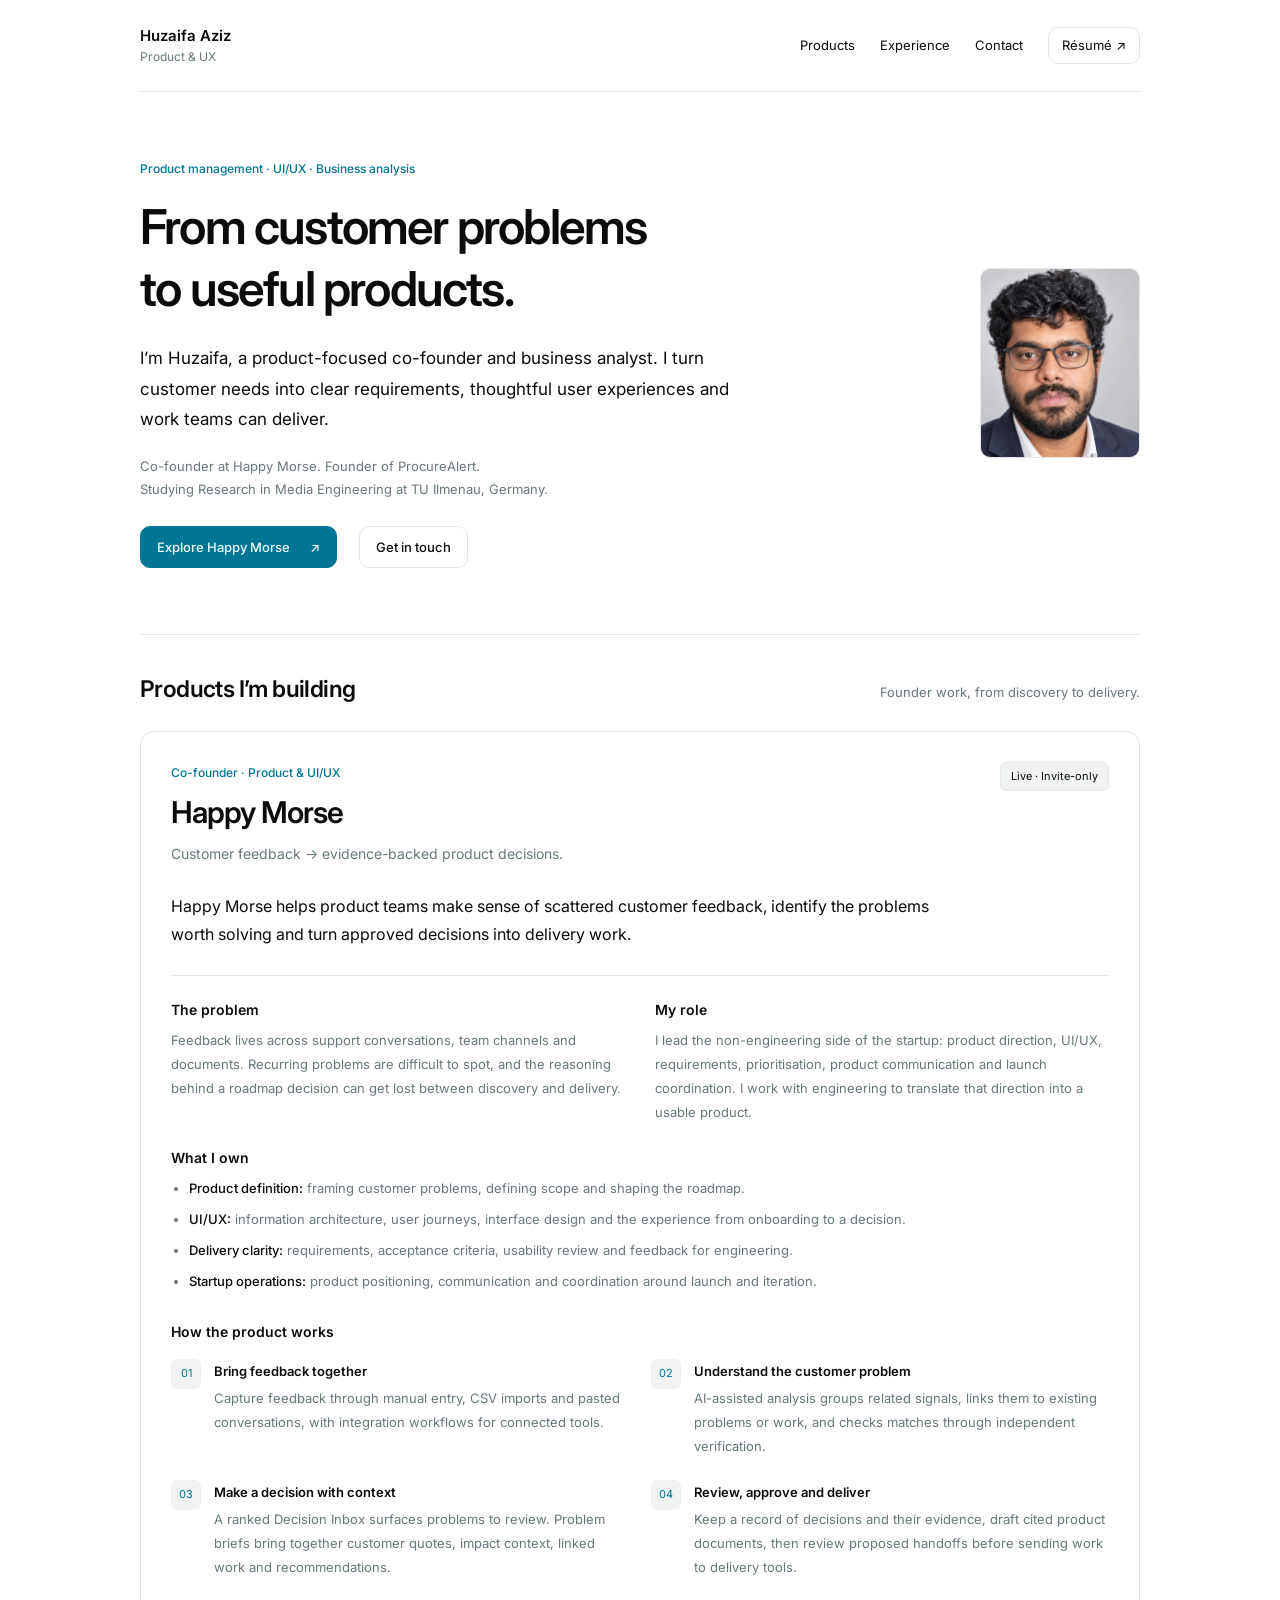
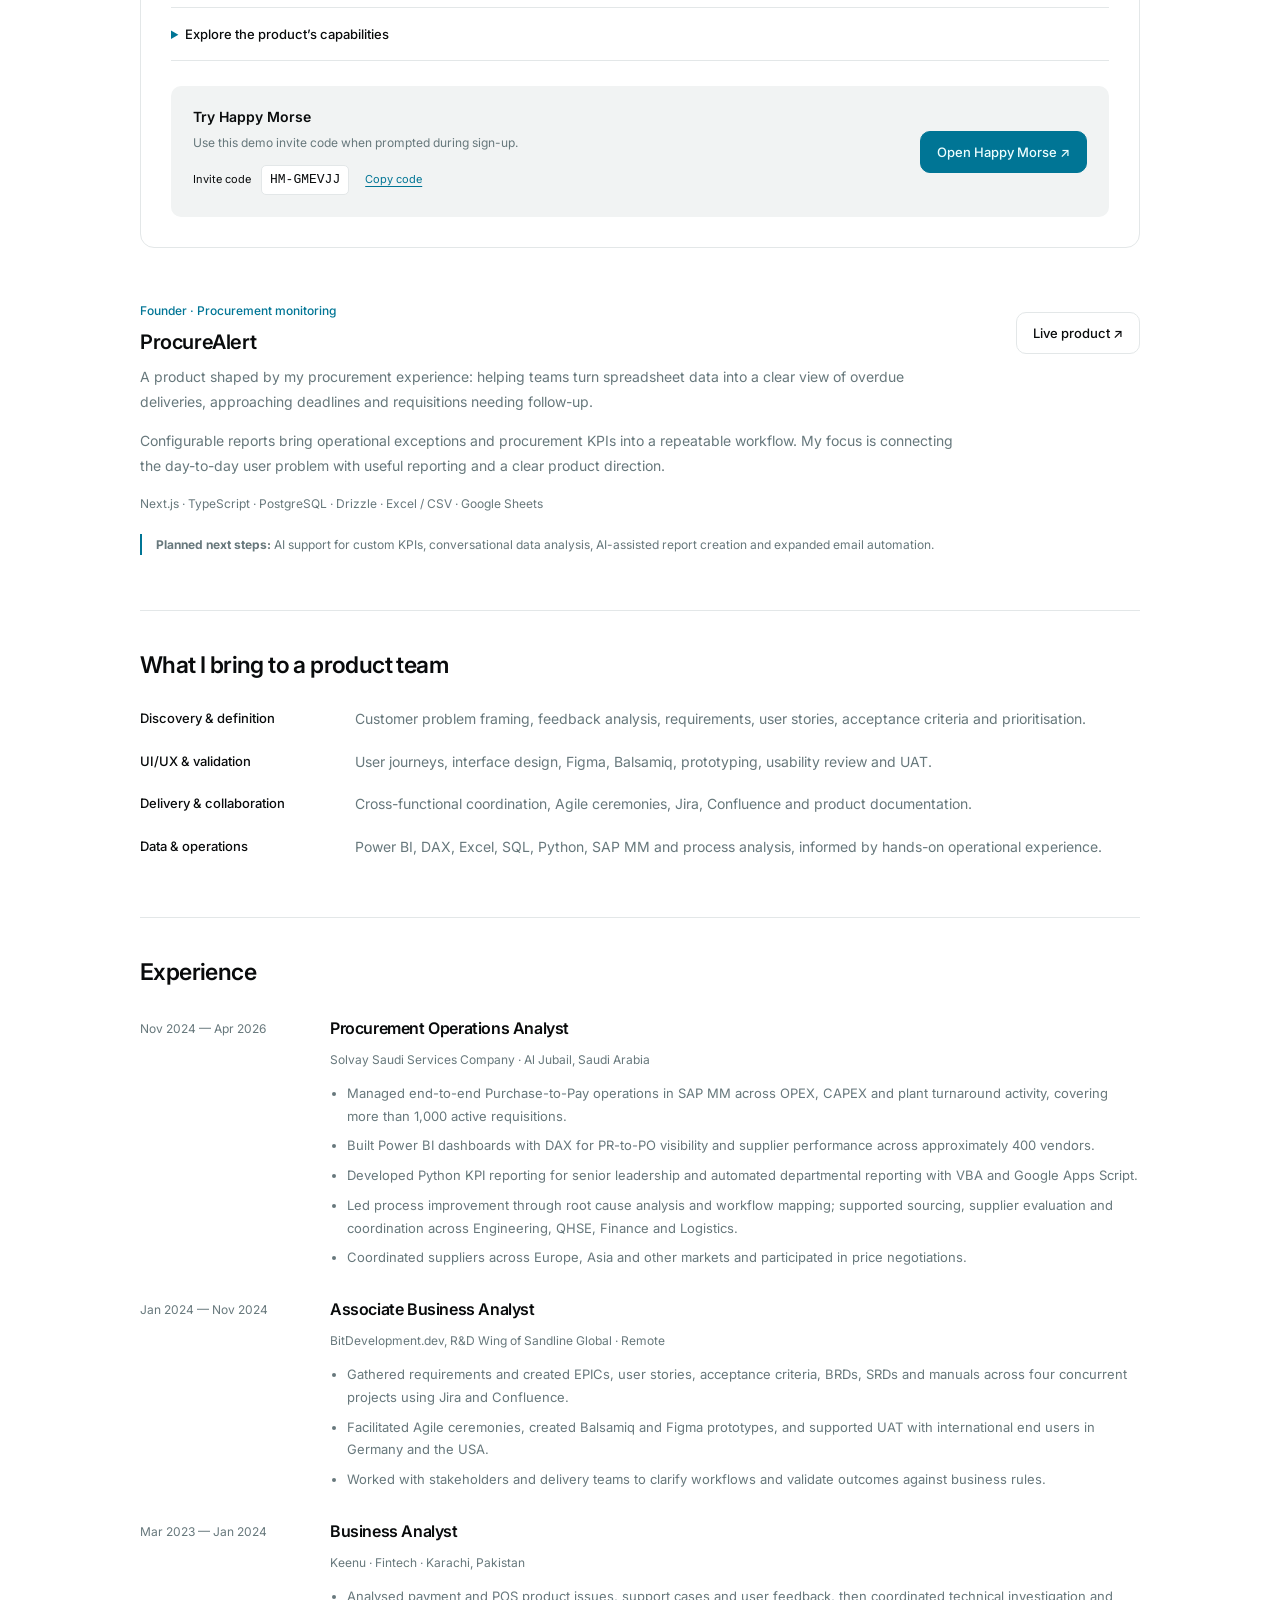
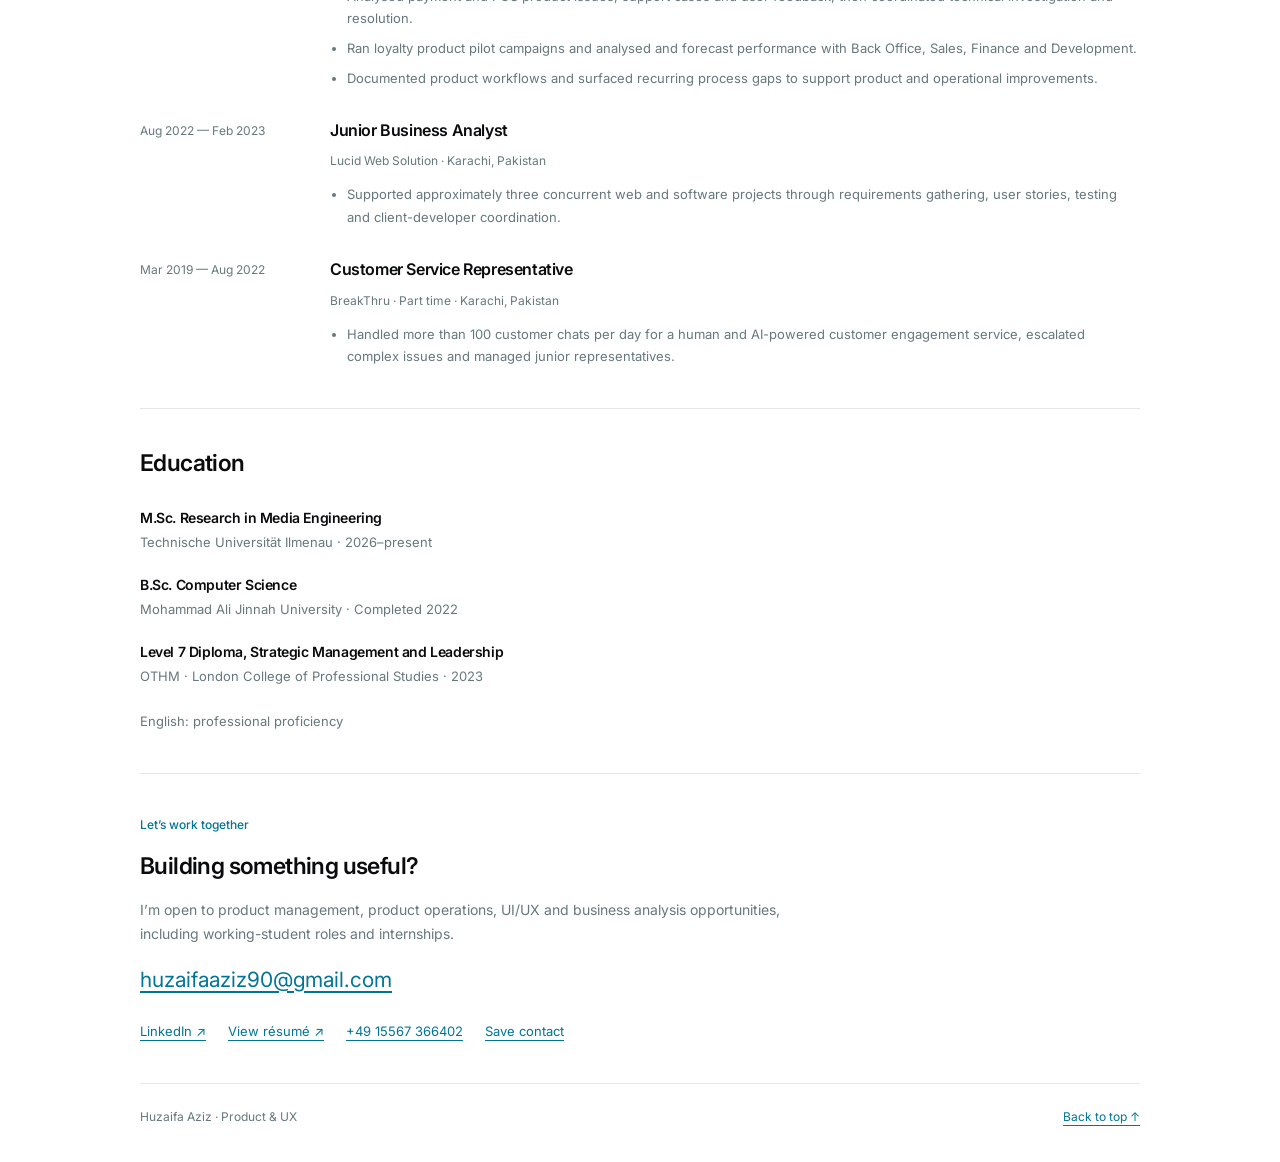
<file: index.html>
<!doctype html>
<html lang="en"><head><meta charset="utf-8"><meta name="viewport" content="width=device-width,initial-scale=1"><meta name="theme-color" content="#ffffff"><meta name="description" content="Huzaifa Aziz — product management, UI/UX and business analysis. Co-founder of Happy Morse and founder of ProcureAlert."><title>Huzaifa Aziz | Product &amp; UX</title><link rel="stylesheet" href="styles.css"></head>
<body><a class="skip-link" href="#main">Skip to content</a>
<header class="site-header container"><a class="name" href="#home">Huzaifa Aziz<span>Product &amp; UX</span></a><nav aria-label="Main navigation"><a href="#work">Products</a><a href="#experience">Experience</a><a href="#contact">Contact</a><a class="nav-resume" href="resume-print.html">Résumé ↗</a></nav></header>
<main id="main" class="container">
<section class="intro" id="home" aria-labelledby="intro-title"><div><p class="eyebrow">Product management · UI/UX · Business analysis</p><h1 id="intro-title">From customer problems<br>to useful products.</h1><p class="lede">I’m Huzaifa, a product-focused co-founder and business analyst. I turn customer needs into clear requirements, thoughtful user experiences and work teams can deliver.</p><p class="intro-note">Co-founder at Happy Morse. Founder of ProcureAlert.<br>Studying Research in Media Engineering at TU Ilmenau, Germany.</p><div class="links"><a class="button" href="#happy-morse">Explore Happy Morse <span aria-hidden="true">↗</span></a><a class="button secondary" href="mailto:huzaifaaziz90@gmail.com">Get in touch</a></div></div><img class="portrait" src="assets/huzaifa-aziz.jpg" width="160" height="190" alt="Huzaifa Aziz"></section>
<section id="work" aria-labelledby="work-title"><div class="section-heading"><h2 id="work-title">Products I’m building</h2><p>Founder work, from discovery to delivery.</p></div>
<article class="featured" id="happy-morse"><div class="feature-top"><div><p class="eyebrow">Co-founder · Product &amp; UI/UX</p><h3>Happy Morse</h3><p class="product-subtitle">Customer feedback → evidence-backed product decisions.</p></div><span class="badge">Live · Invite-only</span></div>
<p class="product-lede">Happy Morse helps product teams make sense of scattered customer feedback, identify the problems worth solving and turn approved decisions into delivery work.</p>
<div class="case-grid"><div><h4>The problem</h4><p>Feedback lives across support conversations, team channels and documents. Recurring problems are difficult to spot, and the reasoning behind a roadmap decision can get lost between discovery and delivery.</p></div><div><h4>My role</h4><p>I lead the non-engineering side of the startup: product direction, UI/UX, requirements, prioritisation, product communication and launch coordination. I work with engineering to translate that direction into a usable product.</p></div></div>
<div class="responsibilities"><h4>What I own</h4><ul><li><strong>Product definition:</strong> framing customer problems, defining scope and shaping the roadmap.</li><li><strong>UI/UX:</strong> information architecture, user journeys, interface design and the experience from onboarding to a decision.</li><li><strong>Delivery clarity:</strong> requirements, acceptance criteria, usability review and feedback for engineering.</li><li><strong>Startup operations:</strong> product positioning, communication and coordination around launch and iteration.</li></ul></div>
<h4 class="workflow-title">How the product works</h4><ol class="workflow"><li><span>01</span><div><h5>Bring feedback together</h5><p>Capture feedback through manual entry, CSV imports and pasted conversations, with integration workflows for connected tools.</p></div></li><li><span>02</span><div><h5>Understand the customer problem</h5><p>AI-assisted analysis groups related signals, links them to existing problems or work, and checks matches through independent verification.</p></div></li><li><span>03</span><div><h5>Make a decision with context</h5><p>A ranked Decision Inbox surfaces problems to review. Problem briefs bring together customer quotes, impact context, linked work and recommendations.</p></div></li><li><span>04</span><div><h5>Review, approve and deliver</h5><p>Keep a record of decisions and their evidence, draft cited product documents, then review proposed handoffs before sending work to delivery tools.</p></div></li></ol>
<details><summary>Explore the product’s capabilities</summary><div class="details-body"><dl class="capabilities"><div><dt>Decision Inbox</dt><dd>A focused list of problems, growing demand, critical reports and decisions that new evidence may warrant revisiting.</dd></div><div><dt>Customer Problems &amp; Feedback</dt><dd>Evidence-linked briefs and organised feedback, with corrections for duplicates, misplaced reports and uncertain matches.</dd></div><div><dt>Product Backlog</dt><dd>Existing work provides context for new feedback so teams can see whether demand relates to planned or shipped work.</dd></div><div><dt>Decision History</dt><dd>Decisions retain evidence snapshots and optional revisit conditions, making the reasoning behind product choices traceable.</dd></div><div><dt>Documents &amp; delivery</dt><dd>AI-assisted documents cite evidence, linked work and decisions. Approved work can be reviewed as a ticket plan before external publication.</dd></div><div><dt>Connected workflows</dt><dd>The product codebase includes Linear, Jira, Intercom, Slack and Notion integrations. Availability depends on workspace configuration.</dd></div></dl><p class="stack"><strong>Product technology:</strong> TypeScript, Next.js / React, PostgreSQL / Drizzle, pgvector, Clerk, Inngest and Vercel AI SDK.</p><p class="small-note">AI supports analysis and drafting; people review decisions and approve external delivery.</p></div></details>
<div class="try-product"><div><h4>Try Happy Morse</h4><p>Use this demo invite code when prompted during sign-up.</p><div class="invite"><span>Invite code</span><code id="invite-code">HM-GMEVJJ</code><button type="button" id="copy-code" hidden>Copy code</button><span class="copy-status" id="copy-status" role="status"></span></div></div><a class="button" href="https://happymorse.com/">Open Happy Morse ↗</a></div>
</article>
<article class="project"><div class="project-heading"><div><p class="eyebrow">Founder · Procurement monitoring</p><h3>ProcureAlert</h3></div><a class="button secondary" href="https://procuralert.com/" target="_blank">Live product ↗</a></div><p>A product shaped by my procurement experience: helping teams turn spreadsheet data into a clear view of overdue deliveries, approaching deadlines and requisitions needing follow-up.</p><p>Configurable reports bring operational exceptions and procurement KPIs into a repeatable workflow. My focus is connecting the day-to-day user problem with useful reporting and a clear product direction.</p><p class="stack">Next.js · TypeScript · PostgreSQL · Drizzle · Excel / CSV · Google Sheets</p><p class="roadmap"><strong>Planned next steps:</strong> AI support for custom KPIs, conversational data analysis, AI-assisted report creation and expanded email automation.</p></article>
</section>
<section id="skills" aria-labelledby="skills-title"><div class="section-heading"><h2 id="skills-title">What I bring to a product team</h2></div><dl class="skills"><div><dt>Discovery &amp; definition</dt><dd>Customer problem framing, feedback analysis, requirements, user stories, acceptance criteria and prioritisation.</dd></div><div><dt>UI/UX &amp; validation</dt><dd>User journeys, interface design, Figma, Balsamiq, prototyping, usability review and UAT.</dd></div><div><dt>Delivery &amp; collaboration</dt><dd>Cross-functional coordination, Agile ceremonies, Jira, Confluence and product documentation.</dd></div><div><dt>Data &amp; operations</dt><dd>Power BI, DAX, Excel, SQL, Python, SAP MM and process analysis, informed by hands-on operational experience.</dd></div></dl></section>
<section id="experience" aria-labelledby="experience-title"><h2 id="experience-title">Experience</h2>
<article class="job"><p class="date">Nov 2024 — Apr 2026</p><div><h3>Procurement Operations Analyst</h3><div class="job-org">Solvay Saudi Services Company · Al Jubail, Saudi Arabia</div><ul><li>Managed end-to-end Purchase-to-Pay operations in SAP MM across OPEX, CAPEX and plant turnaround activity, covering more than 1,000 active requisitions.</li><li>Built Power BI dashboards with DAX for PR-to-PO visibility and supplier performance across approximately 400 vendors.</li><li>Developed Python KPI reporting for senior leadership and automated departmental reporting with VBA and Google Apps Script.</li><li>Led process improvement through root cause analysis and workflow mapping; supported sourcing, supplier evaluation and coordination across Engineering, QHSE, Finance and Logistics.</li><li>Coordinated suppliers across Europe, Asia and other markets and participated in price negotiations.</li></ul></div></article>
<article class="job"><p class="date">Jan 2024 — Nov 2024</p><div><h3>Associate Business Analyst</h3><div class="job-org">BitDevelopment.dev, R&amp;D Wing of Sandline Global · Remote</div><ul><li>Gathered requirements and created EPICs, user stories, acceptance criteria, BRDs, SRDs and manuals across four concurrent projects using Jira and Confluence.</li><li>Facilitated Agile ceremonies, created Balsamiq and Figma prototypes, and supported UAT with international end users in Germany and the USA.</li><li>Worked with stakeholders and delivery teams to clarify workflows and validate outcomes against business rules.</li></ul></div></article>
<article class="job"><p class="date">Mar 2023 — Jan 2024</p><div><h3>Business Analyst</h3><div class="job-org">Keenu · Fintech · Karachi, Pakistan</div><ul><li>Analysed payment and POS product issues, support cases and user feedback, then coordinated technical investigation and resolution.</li><li>Ran loyalty product pilot campaigns and analysed and forecast performance with Back Office, Sales, Finance and Development.</li><li>Documented product workflows and surfaced recurring process gaps to support product and operational improvements.</li></ul></div></article>
<article class="job"><p class="date">Aug 2022 — Feb 2023</p><div><h3>Junior Business Analyst</h3><div class="job-org">Lucid Web Solution · Karachi, Pakistan</div><ul><li>Supported approximately three concurrent web and software projects through requirements gathering, user stories, testing and client-developer coordination.</li></ul></div></article>
<article class="job"><p class="date">Mar 2019 — Aug 2022</p><div><h3>Customer Service Representative</h3><div class="job-org">BreakThru · Part time · Karachi, Pakistan</div><ul><li>Handled more than 100 customer chats per day for a human and AI-powered customer engagement service, escalated complex issues and managed junior representatives.</li></ul></div></article>
</section><section id="education" aria-labelledby="education-title"><h2 id="education-title">Education</h2>
<div class="education-item"><h3>M.Sc. Research in Media Engineering</h3><p>Technische Universität Ilmenau · 2026–present</p></div>
<div class="education-item"><h3>B.Sc. Computer Science</h3><p>Mohammad Ali Jinnah University · Completed 2022</p></div>
<div class="education-item"><h3>Level 7 Diploma, Strategic Management and Leadership</h3><p>OTHM · London College of Professional Studies · 2023</p></div>
<p class="meta">English: professional proficiency</p>
</section>
<section id="contact" aria-labelledby="contact-title"><p class="eyebrow">Let’s work together</p><h2 id="contact-title">Building something useful?</h2><p>I’m open to product management, product operations, UI/UX and business analysis opportunities, including working-student roles and internships.</p><a class="email" href="mailto:huzaifaaziz90@gmail.com">huzaifaaziz90@gmail.com</a><div class="links contact-links"><a href="https://www.linkedin.com/in/huzaifah-aziz-63092996/">LinkedIn ↗</a><a href="resume-print.html">View résumé ↗</a><a href="tel:+4915567366402">+49 15567 366402</a><a href="assets/huzaifa-aziz.vcf" download>Save contact</a></div></section>
</main><footer class="container"><span>Huzaifa Aziz · Product &amp; UX</span><a href="#home">Back to top ↑</a></footer><script src="script.js" defer></script></body></html>
</file>
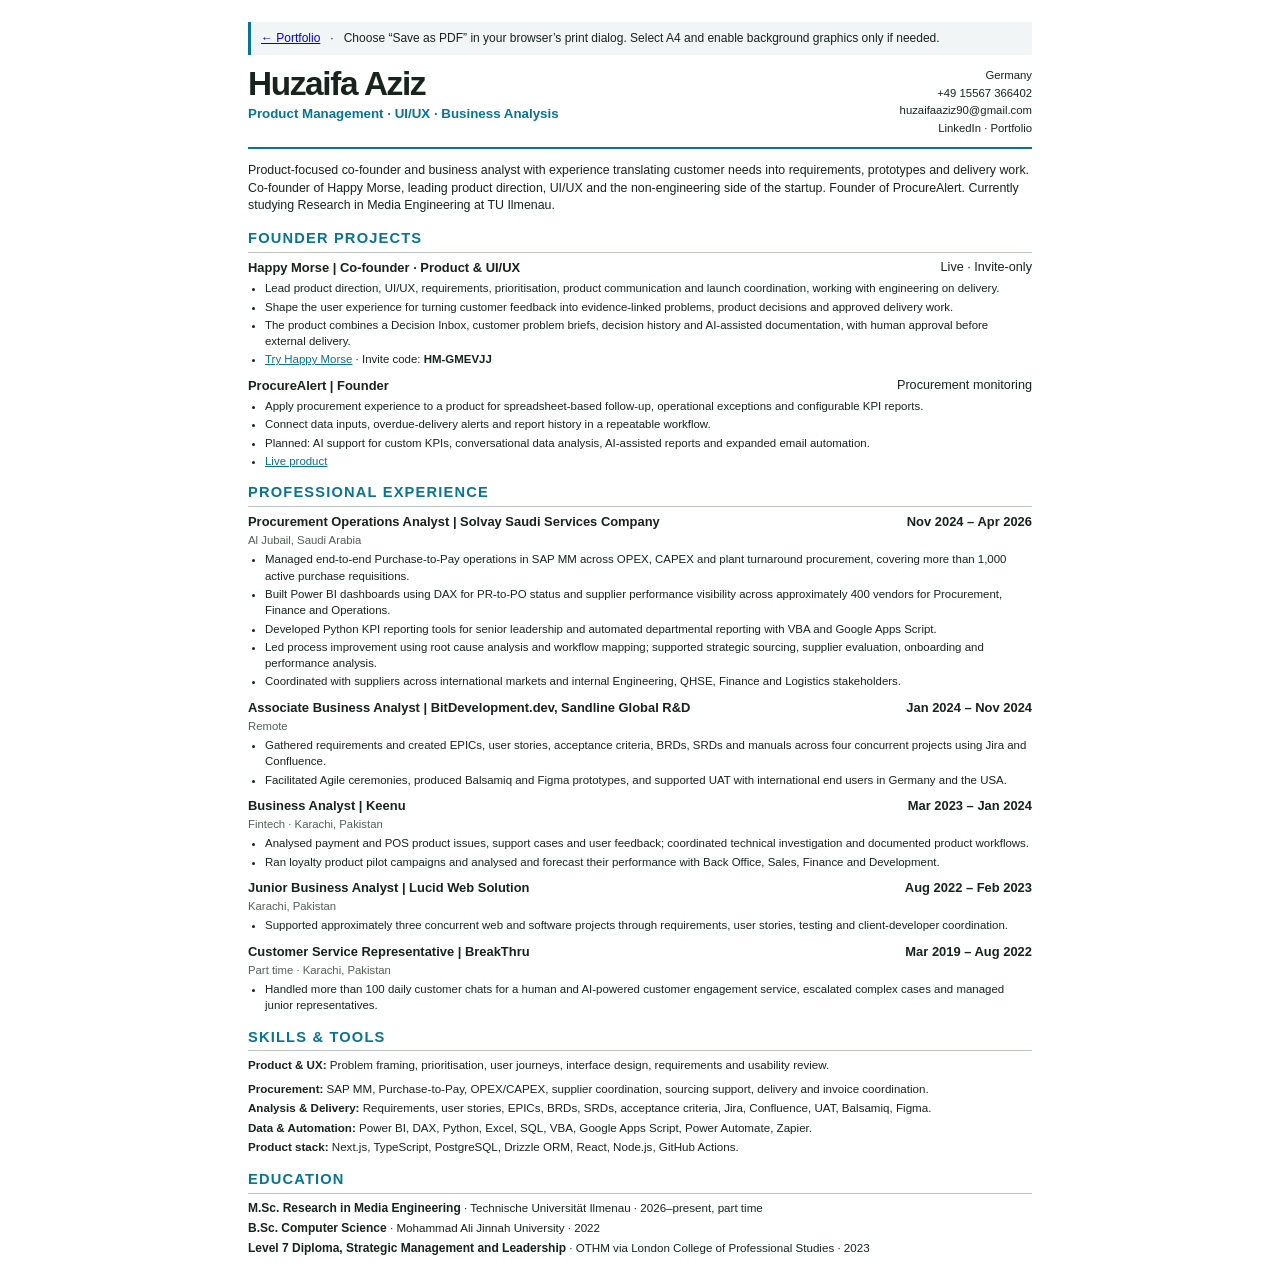
<file: resume-print.html>
<!doctype html>
<html lang="en">
<head>
<meta charset="utf-8"><meta name="viewport" content="width=device-width,initial-scale=1"><title>Huzaifa Aziz | Resume</title>
<style>
@page{size:A4;margin:15mm}*{box-sizing:border-box}body{font:10pt/1.42 Arial,Helvetica,sans-serif;color:#17231d;max-width:820px;margin:22px auto;padding:0 18px}header{border-bottom:2px solid #087493;padding-bottom:10px;margin-bottom:13px;display:flex;justify-content:space-between;gap:22px}h1{font-size:25pt;line-height:1;margin:0 0 5px;letter-spacing:-.04em}header p{margin:0;font-size:10pt;color:#087493;font-weight:bold}.contact{text-align:right;font-size:8.5pt;line-height:1.55}.contact a{color:inherit;text-decoration:none}h2{font-size:11pt;text-transform:uppercase;letter-spacing:.08em;border-bottom:1px solid #bac6bd;padding-bottom:3px;margin:13px 0 6px;color:#087493}p{margin:0 0 7px}.summary{font-size:9.3pt}.job{margin:0 0 9px;break-inside:avoid}.jobhead{display:flex;justify-content:space-between;gap:12px;font-size:9.5pt}.jobhead strong{font-size:9.7pt}.meta{font-size:8.5pt;color:#526159;margin:1px 0 3px}.job ul{padding-left:17px;margin:3px 0 0;font-size:8.6pt}.job li{margin:0 0 2px}.skills{font-size:8.7pt}.skills p{margin:0 0 3px}.edu{font-size:8.7pt;margin-bottom:3px}.edu strong{font-size:9pt}.links{color:#087493;text-decoration:underline}.print-hint{font-size:9pt;background:#f1f5f6;padding:8px 10px;margin-bottom:12px;border-left:3px solid #087493}@media print{body{margin:0;padding:0}.print-hint{display:none}a{color:inherit;text-decoration:none}}
@media(max-width:600px){header,.jobhead{flex-direction:column;gap:5px}.contact{text-align:left}body{padding:0 16px}.jobhead strong{overflow-wrap:anywhere}}
</style>
</head>
<body>
<div class="print-hint"><a href="index.html">← Portfolio</a> &nbsp; · &nbsp; Choose “Save as PDF” in your browser’s print dialog. Select A4 and enable background graphics only if needed.</div>
<header><div><h1>Huzaifa Aziz</h1><p>Product Management · UI/UX · Business Analysis</p></div><div class="contact">Germany<br><a href="tel:+4915567366402">+49 15567 366402</a><br><a href="mailto:huzaifaaziz90@gmail.com">huzaifaaziz90@gmail.com</a><br><a href="https://www.linkedin.com/in/huzaifah-aziz-63092996/">LinkedIn</a> · <a href="https://huzaifaaziz90.github.io">Portfolio</a></div></header>
<p class="summary">Product-focused co-founder and business analyst with experience translating customer needs into requirements, prototypes and delivery work. Co-founder of Happy Morse, leading product direction, UI/UX and the non-engineering side of the startup. Founder of ProcureAlert. Currently studying Research in Media Engineering at TU Ilmenau.</p>
<h2>Founder Projects</h2><section class="job"><div class="jobhead"><strong>Happy Morse | Co-founder · Product &amp; UI/UX</strong><span>Live · Invite-only</span></div><ul><li>Lead product direction, UI/UX, requirements, prioritisation, product communication and launch coordination, working with engineering on delivery.</li><li>Shape the user experience for turning customer feedback into evidence-linked problems, product decisions and approved delivery work.</li><li>The product combines a Decision Inbox, customer problem briefs, decision history and AI-assisted documentation, with human approval before external delivery.</li><li><a class="links" href="https://happymorse.com/">Try Happy Morse</a> · Invite code: <strong>HM-GMEVJJ</strong></li></ul></section><section class="job"><div class="jobhead"><strong>ProcureAlert | Founder</strong><span>Procurement monitoring</span></div><ul><li>Apply procurement experience to a product for spreadsheet-based follow-up, operational exceptions and configurable KPI reports.</li><li>Connect data inputs, overdue-delivery alerts and report history in a repeatable workflow.</li><li>Planned: AI support for custom KPIs, conversational data analysis, AI-assisted reports and expanded email automation.</li><li><a class="links" href="https://procuralert.com/">Live product</a></li></ul></section><h2>Professional Experience</h2>
<section class="job"><div class="jobhead"><strong>Procurement Operations Analyst | Solvay Saudi Services Company</strong><strong>Nov 2024 – Apr 2026</strong></div><div class="meta">Al Jubail, Saudi Arabia</div><ul><li>Managed end-to-end Purchase-to-Pay operations in SAP MM across OPEX, CAPEX and plant turnaround procurement, covering more than 1,000 active purchase requisitions.</li><li>Built Power BI dashboards using DAX for PR-to-PO status and supplier performance visibility across approximately 400 vendors for Procurement, Finance and Operations.</li><li>Developed Python KPI reporting tools for senior leadership and automated departmental reporting with VBA and Google Apps Script.</li><li>Led process improvement using root cause analysis and workflow mapping; supported strategic sourcing, supplier evaluation, onboarding and performance analysis.</li><li>Coordinated with suppliers across international markets and internal Engineering, QHSE, Finance and Logistics stakeholders.</li></ul></section>
<section class="job"><div class="jobhead"><strong>Associate Business Analyst | BitDevelopment.dev, Sandline Global R&amp;D</strong><strong>Jan 2024 – Nov 2024</strong></div><div class="meta">Remote</div><ul><li>Gathered requirements and created EPICs, user stories, acceptance criteria, BRDs, SRDs and manuals across four concurrent projects using Jira and Confluence.</li><li>Facilitated Agile ceremonies, produced Balsamiq and Figma prototypes, and supported UAT with international end users in Germany and the USA.</li></ul></section>
<section class="job"><div class="jobhead"><strong>Business Analyst | Keenu</strong><strong>Mar 2023 – Jan 2024</strong></div><div class="meta">Fintech · Karachi, Pakistan</div><ul><li>Analysed payment and POS product issues, support cases and user feedback; coordinated technical investigation and documented product workflows.</li><li>Ran loyalty product pilot campaigns and analysed and forecast their performance with Back Office, Sales, Finance and Development.</li></ul></section>
<section class="job"><div class="jobhead"><strong>Junior Business Analyst | Lucid Web Solution</strong><strong>Aug 2022 – Feb 2023</strong></div><div class="meta">Karachi, Pakistan</div><ul><li>Supported approximately three concurrent web and software projects through requirements, user stories, testing and client-developer coordination.</li></ul></section>
<section class="job"><div class="jobhead"><strong>Customer Service Representative | BreakThru</strong><strong>Mar 2019 – Aug 2022</strong></div><div class="meta">Part time · Karachi, Pakistan</div><ul><li>Handled more than 100 daily customer chats for a human and AI-powered customer engagement service, escalated complex cases and managed junior representatives.</li></ul></section>
<h2>Skills &amp; Tools</h2><p class="skills"><strong>Product &amp; UX:</strong> Problem framing, prioritisation, user journeys, interface design, requirements and usability review.</p><div class="skills"><p><strong>Procurement:</strong> SAP MM, Purchase-to-Pay, OPEX/CAPEX, supplier coordination, sourcing support, delivery and invoice coordination.</p><p><strong>Analysis &amp; Delivery:</strong> Requirements, user stories, EPICs, BRDs, SRDs, acceptance criteria, Jira, Confluence, UAT, Balsamiq, Figma.</p><p><strong>Data &amp; Automation:</strong> Power BI, DAX, Python, Excel, SQL, VBA, Google Apps Script, Power Automate, Zapier.</p><p><strong>Product stack:</strong> Next.js, TypeScript, PostgreSQL, Drizzle ORM, React, Node.js, GitHub Actions.</p></div>
<h2>Education</h2><div class="edu"><strong>M.Sc. Research in Media Engineering</strong> · Technische Universität Ilmenau · 2026–present, part time</div><div class="edu"><strong>B.Sc. Computer Science</strong> · Mohammad Ali Jinnah University · 2022</div><div class="edu"><strong>Level 7 Diploma, Strategic Management and Leadership</strong> · OTHM via London College of Professional Studies · 2023</div>
<script>if(new URLSearchParams(location.search).get('print')==='1')setTimeout(()=>window.print(),350)</script>
</body></html>
</file>
<file: styles.css>
@import url('https://fonts.googleapis.com/css2?family=Inter:wght@400;500;600;700&display=swap');
:root{--background:oklch(1 0 0);--foreground:oklch(0.148 0.004 228.8);--card:oklch(1 0 0);--card-foreground:oklch(0.148 0.004 228.8);--popover:oklch(1 0 0);--popover-foreground:oklch(0.148 0.004 228.8);--primary:oklch(0.52 0.105 223.128);--primary-foreground:oklch(0.984 0.019 200.873);--secondary:oklch(0.967 0.001 286.375);--secondary-foreground:oklch(0.21 0.006 285.885);--muted:oklch(0.963 0.002 197.1);--muted-foreground:oklch(0.56 0.021 213.5);--accent:oklch(0.963 0.002 197.1);--accent-foreground:oklch(0.218 0.008 223.9);--destructive:oklch(0.577 0.245 27.325);--border:oklch(0.925 0.005 214.3);--input:oklch(0.925 0.005 214.3);--ring:oklch(0.723 0.014 214.4);--chart-1:oklch(0.865 0.127 207.078);--chart-2:oklch(0.715 0.143 215.221);--chart-3:oklch(0.609 0.126 221.723);--chart-4:oklch(0.52 0.105 223.128);--chart-5:oklch(0.45 0.085 224.283);--radius:0.625rem;--sidebar:oklch(0.987 0.002 197.1);--sidebar-foreground:oklch(0.148 0.004 228.8);--sidebar-primary:oklch(0.609 0.126 221.723);--sidebar-primary-foreground:oklch(0.984 0.019 200.873);--sidebar-accent:oklch(0.963 0.002 197.1);--sidebar-accent-foreground:oklch(0.218 0.008 223.9);--sidebar-border:oklch(0.925 0.005 214.3);--sidebar-ring:oklch(0.723 0.014 214.4);}
*{box-sizing:border-box}html{scroll-padding-top:24px}body{margin:0;background:var(--background);color:var(--foreground);font:15px/1.75 'Inter',system-ui,-apple-system,sans-serif;-webkit-font-smoothing:antialiased}a{color:var(--primary);text-underline-offset:4px}a:hover{text-decoration-thickness:2px}a:focus-visible,button:focus-visible,summary:focus-visible{outline:2px solid var(--primary);outline-offset:5px}.container{width:min(1000px,calc(100% - 64px));margin-inline:auto}.site-header{display:flex;align-items:center;justify-content:space-between;gap:24px;padding:25px 0;border-bottom:1px solid var(--border)}.name{font-weight:600;text-decoration:none;color:var(--foreground);line-height:1.5}.name span{display:block;font-size:12px;font-weight:400;color:var(--muted-foreground)}nav{display:flex;align-items:center;gap:25px;font-size:13px}nav a{color:var(--foreground);text-decoration:none}.nav-resume{border:1px solid var(--border);padding:6px 13px;border-radius:var(--radius)}h1,h2,h3,h4,h5,p{margin-top:0}h1,h2,h3,h4,h5{line-height:1.3}h1{font-size:clamp(32px,4.3vw,48px);font-weight:600;letter-spacing:-1.8px;margin-bottom:23px}h2{font-size:23px;font-weight:600;letter-spacing:-.6px;margin-bottom:0}h3{font-size:20px;letter-spacing:-.4px;margin-bottom:10px;font-weight:600}h4{font-size:14px;font-weight:600;margin-bottom:9px}p{margin-bottom:15px}.intro{display:grid;grid-template-columns:1fr 160px;gap:65px;align-items:center;padding:66px 0}.eyebrow{color:var(--primary);font-size:12px;font-weight:500;margin-bottom:17px}.lede{font-size:17px;line-height:1.8;max-width:630px;color:var(--foreground)}.intro-note{font-size:13px;color:var(--muted-foreground);margin:20px 0 25px}.portrait{width:160px;height:190px;object-fit:cover;object-position:50% 34%;border-radius:var(--radius);border:1px solid var(--border)}.links{display:flex;gap:12px 22px;flex-wrap:wrap;font-size:13px}.button{display:inline-flex;align-items:center;justify-content:center;gap:20px;min-height:40px;padding:9px 16px;background:var(--primary);color:var(--primary-foreground);border:1px solid var(--primary);border-radius:var(--radius);font-size:13px;font-weight:500;text-decoration:none;white-space:nowrap}.button:hover{filter:brightness(.96);text-decoration:none}.button.secondary{background:var(--background);border-color:var(--border);color:var(--foreground)}main>section:not(.intro){padding:40px 0;border-top:1px solid var(--border)}.section-heading{display:flex;justify-content:space-between;align-items:baseline;gap:20px;margin-bottom:26px}.section-heading p{font-size:13px;color:var(--muted-foreground);margin:0}.featured{padding:30px;border:1px solid var(--border);border-radius:calc(var(--radius) + 4px);background:var(--card)}.feature-top{display:flex;justify-content:space-between;gap:20px}.feature-top h3{font-size:30px;letter-spacing:-1px}.feature-top .eyebrow{margin-bottom:10px}.product-subtitle{font-size:14px;color:var(--muted-foreground)}.badge{align-self:flex-start;border:1px solid var(--border);background:var(--muted);padding:4px 10px;border-radius:6px;font-size:11px;white-space:nowrap}.product-lede{font-size:16px;max-width:780px;margin:10px 0 27px}.case-grid{display:grid;grid-template-columns:1fr 1fr;gap:30px;border-top:1px solid var(--border);padding-top:25px}.case-grid p,.responsibilities li,.workflow p,.capabilities dd{font-size:13px;line-height:1.85;color:var(--muted-foreground)}.responsibilities{margin-top:10px}.responsibilities ul{padding-left:18px;margin:0}.responsibilities li+li{margin-top:7px}.responsibilities strong{font-weight:500;color:var(--foreground)}.workflow-title{margin-top:30px}.workflow{list-style:none;padding:0;margin:17px 0 28px;display:grid;grid-template-columns:1fr 1fr;gap:22px}.workflow li{display:flex;gap:13px}.workflow li>span{color:var(--primary);background:var(--muted);border-radius:6px;display:grid;place-items:center;flex:0 0 30px;height:30px;font-size:11px}.workflow h5{font-size:13px;font-weight:600;margin:4px 0 6px}.workflow p{margin:0}details{border-block:1px solid var(--border);margin:20px 0 25px}summary{cursor:pointer;padding:15px 0;font-size:13px;font-weight:500}summary::marker{color:var(--primary)}.details-body{padding-bottom:7px}.capabilities>div{margin-bottom:17px}.capabilities dt{font-size:13px;font-weight:500}.capabilities dd{margin:3px 0 0}.small-note,.stack{font-size:12px;color:var(--muted-foreground)}.try-product{background:var(--muted);border-radius:var(--radius);padding:22px;display:flex;align-items:center;justify-content:space-between;gap:25px}.try-product h4{margin-bottom:5px}.try-product p{font-size:12px;color:var(--muted-foreground);margin-bottom:12px}.invite{display:flex;gap:10px;align-items:center;flex-wrap:wrap;font-size:11px}.invite code{background:var(--background);border:1px solid var(--border);border-radius:5px;padding:3px 8px;font-size:13px;color:var(--foreground)}.invite button{cursor:pointer;font:inherit;background:transparent;border:0;text-decoration:underline;text-underline-offset:3px;color:var(--primary)}.copy-status{font-size:11px}.project{margin-top:25px;padding:27px 0 0}.project-heading{display:flex;justify-content:space-between;gap:20px;align-items:center}.project .eyebrow{margin-bottom:8px}.project p:not(.eyebrow){font-size:14px;max-width:820px;color:var(--muted-foreground)}.project .stack{font-size:12px!important}.project .roadmap{font-size:12px!important;border-left:2px solid var(--primary);padding-left:14px;margin-top:20px}.skills{margin:0}.skills>div{display:grid;grid-template-columns:190px 1fr;gap:25px;margin-bottom:18px}dt{font-size:13px;font-weight:500}dd{margin:0;font-size:14px;color:var(--muted-foreground)}#experience>h2,#education>h2{margin-bottom:30px}.job{display:grid;grid-template-columns:165px 1fr;gap:25px;margin-bottom:30px}.job:last-child{margin-bottom:0}.job h3{font-size:16px}.date{font-size:12px;color:var(--muted-foreground)}.job-org{font-size:12px;color:var(--muted-foreground);margin-bottom:12px}.job ul{font-size:13px;padding-left:17px;margin:0;color:var(--muted-foreground)}.job li+li{margin-top:7px}.education-item{margin-bottom:22px}.education-item h3{font-size:14px;margin-bottom:4px}.education-item p,.meta{font-size:13px;color:var(--muted-foreground);margin:0}#contact h2{margin-bottom:16px}#contact>p:not(.eyebrow){font-size:14px;color:var(--muted-foreground);max-width:640px}.email{font-size:21px;overflow-wrap:anywhere}.contact-links{margin-top:22px}footer{display:flex;justify-content:space-between;border-top:1px solid var(--border);padding:22px 0 35px;font-size:12px;color:var(--muted-foreground)}.skip-link{position:absolute;top:-100px;left:15px;background:var(--background);padding:10px;z-index:5}.skip-link:focus{top:10px}
@media(max-width:700px){.container{width:calc(100% - 36px)}.site-header{flex-direction:column;align-items:flex-start;gap:16px;padding:20px 0}nav{gap:20px;flex-wrap:wrap}.intro{grid-template-columns:1fr 90px;gap:20px;padding:36px 0}.intro>div{display:contents}.intro .eyebrow{grid-column:1;align-self:end;margin:0}.intro h1{grid-column:1;grid-row:2;font-size:31px;letter-spacing:-1px;margin:0}.portrait{grid-column:2;grid-row:1 / span 2;width:90px;height:110px;align-self:start}.intro .lede,.intro-note,.intro .links{grid-column:1 / -1;margin:0}.lede{font-size:15px}.section-heading{display:block}.section-heading p{margin-top:10px}.featured{padding:20px}.feature-top{flex-direction:column;gap:0}.feature-top h3{font-size:27px}.badge{margin-bottom:15px}.product-lede{font-size:15px}.case-grid,.workflow{grid-template-columns:1fr;gap:18px}.try-product{align-items:flex-start;flex-direction:column;padding:18px}.project-heading{align-items:flex-start;flex-direction:column;gap:9px;margin-bottom:18px}.skills>div,.job{grid-template-columns:1fr;gap:5px}.date{margin-bottom:2px}.email{font-size:18px}h2{font-size:21px}.job h3{font-size:15px}footer{gap:20px;font-size:11px}}
@media print{.site-header,footer,.skip-link,button{display:none}.container{width:100%}.intro{padding-top:0}.featured{padding:20px}.try-product{break-inside:avoid}.job,.education-item{break-inside:avoid}body{font-size:10pt}.button{background:transparent;color:#000;border-color:#aaa}.links{display:none}}
</file>
